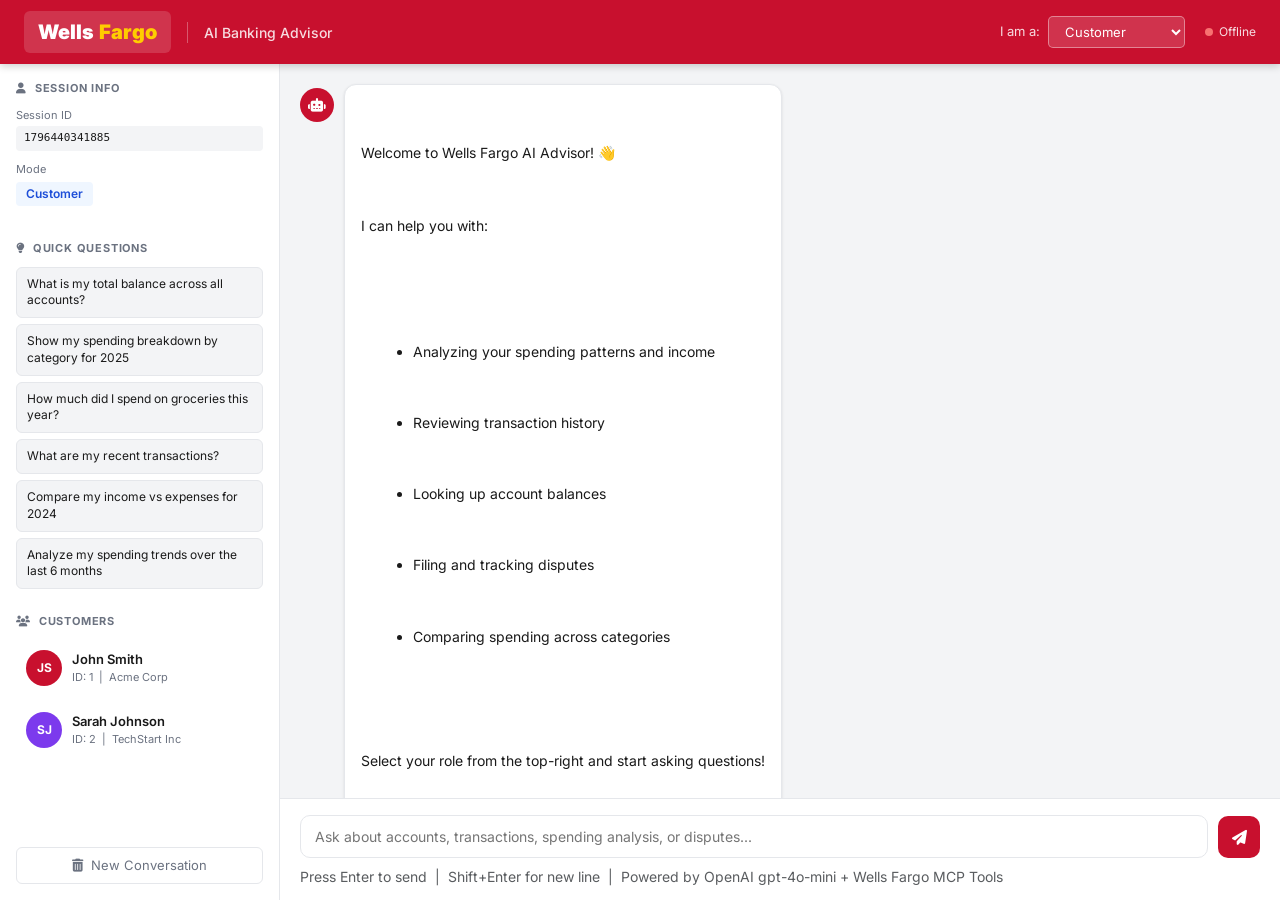
<file: bank-ai-advisor/src/main/resources/static/index.html>
<!DOCTYPE html>
<html lang="en">
<head>
  <meta charset="UTF-8"/>
  <meta name="viewport" content="width=device-width, initial-scale=1.0"/>
  <title>Wells Fargo - AI Banking Advisor</title>
  <link rel="preconnect" href="https://fonts.googleapis.com"/>
  <link rel="preconnect" href="https://fonts.gstatic.com" crossorigin/>
  <link href="https://fonts.googleapis.com/css2?family=Inter:wght@300;400;500;600;700;900&display=swap" rel="stylesheet"/>
  <link href="https://cdn.jsdelivr.net/npm/bootstrap@5.3.2/dist/css/bootstrap.min.css" rel="stylesheet"/>
  <link href="https://cdnjs.cloudflare.com/ajax/libs/font-awesome/6.5.0/css/all.min.css" rel="stylesheet"/>
  <link href="css/advisor.css" rel="stylesheet"/>
</head>
<body>

<!-- HEADER -->
<header class="wf-header">
  <div class="wf-header-brand">
    <div class="wf-logo">
      <span class="wf-wells">Wells</span>
      <span class="wf-fargo">Fargo</span>
    </div>
    <div class="wf-header-subtitle">AI Banking Advisor</div>
  </div>
  <div class="wf-header-right">
    <div class="role-selector">
      <label class="role-label">I am a:</label>
      <select id="roleSelect" class="role-select">
        <option value="customer">Customer</option>
        <option value="helpdesk">Helpdesk Staff</option>
      </select>
    </div>
    <div id="statusIndicator" class="status-indicator status-checking">
      <span class="status-dot"></span>
      <span id="statusText">Connecting...</span>
    </div>
  </div>
</header>

<!-- LAYOUT -->
<div class="advisor-layout">

  <!-- SIDEBAR -->
  <aside class="advisor-sidebar">
    <div class="sidebar-section">
      <div class="sidebar-title"><i class="fas fa-user me-2"></i>Session Info</div>
      <div class="sidebar-item">
        <label>Session ID</label>
        <div id="sessionId" class="session-id-display">&#8212;</div>
      </div>
      <div class="sidebar-item">
        <label>Mode</label>
        <div id="modeDisplay" class="mode-badge customer-mode">Customer</div>
      </div>
    </div>

    <div class="sidebar-section">
      <div class="sidebar-title"><i class="fas fa-lightbulb me-2"></i>Quick Questions</div>
      <div id="quickQuestions" class="quick-questions">
        <!-- Populated by JS based on role -->
      </div>
    </div>

    <div class="sidebar-section">
      <div class="sidebar-title"><i class="fas fa-users me-2"></i>Customers</div>
      <div class="customer-card" onclick="insertText('Show me accounts and balance for John Smith (customer ID 1)')">
        <div class="customer-avatar">JS</div>
        <div>
          <div class="customer-name">John Smith</div>
          <div class="customer-id">ID: 1 &nbsp;|&nbsp; Acme Corp</div>
        </div>
      </div>
      <div class="customer-card" onclick="insertText('Show me accounts and balance for Sarah Johnson (customer ID 2)')">
        <div class="customer-avatar sj">SJ</div>
        <div>
          <div class="customer-name">Sarah Johnson</div>
          <div class="customer-id">ID: 2 &nbsp;|&nbsp; TechStart Inc</div>
        </div>
      </div>
    </div>

    <button class="clear-btn" onclick="clearConversation()">
      <i class="fas fa-trash-alt me-2"></i>New Conversation
    </button>
  </aside>

  <!-- CHAT AREA -->
  <main class="chat-area">
    <div id="chatMessages" class="chat-messages">
      <!-- Welcome message -->
      <div class="message assistant-message">
        <div class="message-avatar"><i class="fas fa-robot"></i></div>
        <div class="message-bubble">
          <div class="message-content">
            <p>Welcome to Wells Fargo AI Advisor! &#128075;</p>
            <p>I can help you with:</p>
            <ul>
              <li>Analyzing your spending patterns and income</li>
              <li>Reviewing transaction history</li>
              <li>Looking up account balances</li>
              <li>Filing and tracking disputes</li>
              <li>Comparing spending across categories</li>
            </ul>
            <p>Select your role from the top-right and start asking questions!</p>
          </div>
          <div class="message-time">Wells Fargo AI Advisor</div>
        </div>
      </div>
    </div>

    <!-- INPUT -->
    <div class="chat-input-area">
      <div class="chat-input-container">
        <textarea id="messageInput" class="chat-input" placeholder="Ask about accounts, transactions, spending analysis, or disputes..." rows="1"
          onkeydown="handleKeyDown(event)" oninput="autoResize(this)"></textarea>
        <button id="sendBtn" class="send-btn" onclick="sendMessage()">
          <i class="fas fa-paper-plane"></i>
        </button>
      </div>
      <div class="input-footer">
        <small class="text-muted">Press Enter to send &nbsp;|&nbsp; Shift+Enter for new line &nbsp;|&nbsp;
          Powered by OpenAI gpt-4o-mini + Wells Fargo MCP Tools</small>
      </div>
    </div>
  </main>
</div>

<script src="https://cdn.jsdelivr.net/npm/bootstrap@5.3.2/dist/js/bootstrap.bundle.min.js"></script>
<script src="js/advisor.js"></script>
</body>
</html>
</file>
<file: bank-ai-advisor/src/main/resources/static/css/advisor.css>
/* Wells Fargo AI Advisor - Stylesheet */
:root {
  --wf-red: #C8102E;
  --wf-dark-red: #8B0000;
  --wf-gold: #FFCD00;
  --wf-dark: #1a1a1a;
  --wf-gray: #6B7280;
  --wf-light: #F3F4F6;
  --wf-border: #E5E7EB;
  --wf-success: #059669;
  --shadow: 0 1px 3px rgba(0,0,0,0.1);
  --radius: 8px;
  --header-h: 64px;
}

* { box-sizing: border-box; margin: 0; padding: 0; }
body { font-family: 'Inter', sans-serif; background: var(--wf-light); color: var(--wf-dark); height: 100vh; display: flex; flex-direction: column; overflow: hidden; }

/* ── HEADER ─────────────────────────────────────────────────── */
.wf-header {
  background: var(--wf-red);
  height: var(--header-h);
  display: flex; align-items: center; justify-content: space-between;
  padding: 0 24px;
  box-shadow: 0 2px 8px rgba(0,0,0,0.2);
  flex-shrink: 0;
  z-index: 10;
}

.wf-header-brand { display: flex; align-items: center; gap: 16px; }

.wf-logo {
  background: rgba(255,255,255,0.15);
  border-radius: 6px; padding: 6px 14px;
  display: flex; align-items: center; gap: 5px;
}
.wf-wells { color: #fff; font-size: 20px; font-weight: 900; }
.wf-fargo { color: var(--wf-gold); font-size: 20px; font-weight: 900; }
.wf-header-subtitle { color: rgba(255,255,255,0.85); font-size: 14px; font-weight: 500; border-left: 1px solid rgba(255,255,255,0.3); padding-left: 16px; }

.wf-header-right { display: flex; align-items: center; gap: 20px; }

.role-selector { display: flex; align-items: center; gap: 8px; }
.role-label { color: rgba(255,255,255,0.85); font-size: 13px; }
.role-select {
  background: rgba(255,255,255,0.15); color: #fff;
  border: 1px solid rgba(255,255,255,0.4); border-radius: 5px;
  padding: 6px 12px; font-size: 13px; cursor: pointer;
}
.role-select option { background: var(--wf-dark-red); color: #fff; }

.status-indicator { display: flex; align-items: center; gap: 6px; font-size: 12px; color: rgba(255,255,255,0.85); }
.status-dot { width: 8px; height: 8px; border-radius: 50%; background: #ccc; }
.status-checking .status-dot { background: var(--wf-gold); animation: pulse 1s infinite; }
.status-up .status-dot { background: #4ade80; }
.status-down .status-dot { background: #f87171; }
@keyframes pulse { 0%,100%{opacity:1} 50%{opacity:0.5} }

/* ── LAYOUT ─────────────────────────────────────────────────── */
.advisor-layout {
  display: flex;
  flex: 1;
  overflow: hidden;
}

/* ── SIDEBAR ─────────────────────────────────────────────────── */
.advisor-sidebar {
  width: 280px;
  background: #fff;
  border-right: 1px solid var(--wf-border);
  display: flex; flex-direction: column;
  overflow-y: auto;
  flex-shrink: 0;
  padding: 16px;
  gap: 4px;
}

.sidebar-section { margin-bottom: 20px; }
.sidebar-title {
  font-size: 11px; font-weight: 700; text-transform: uppercase; letter-spacing: 0.8px;
  color: var(--wf-gray); margin-bottom: 10px;
}

.sidebar-item { margin-bottom: 10px; }
.sidebar-item label { font-size: 11px; color: var(--wf-gray); display: block; margin-bottom: 3px; }
.session-id-display { font-size: 11px; font-family: monospace; background: var(--wf-light); border-radius: 4px; padding: 4px 8px; word-break: break-all; }
.mode-badge { font-size: 12px; font-weight: 600; border-radius: 4px; padding: 3px 10px; display: inline-block; }
.customer-mode { background: #EFF6FF; color: #1D4ED8; }
.helpdesk-mode { background: #FFF7ED; color: #C2410C; }

.quick-questions { display: flex; flex-direction: column; gap: 6px; }
.quick-q {
  background: var(--wf-light); border: 1px solid var(--wf-border);
  border-radius: 6px; padding: 8px 10px;
  font-size: 12px; color: var(--wf-dark); cursor: pointer;
  transition: all 0.15s; line-height: 1.4;
}
.quick-q:hover { background: #FEF2F2; border-color: var(--wf-red); color: var(--wf-red); }

.customer-card {
  display: flex; align-items: center; gap: 10px;
  padding: 10px; border-radius: 8px;
  cursor: pointer; transition: background 0.15s;
  margin-bottom: 6px;
}
.customer-card:hover { background: var(--wf-light); }
.customer-avatar {
  width: 36px; height: 36px; border-radius: 50%;
  background: var(--wf-red); color: #fff;
  display: flex; align-items: center; justify-content: center;
  font-size: 12px; font-weight: 700; flex-shrink: 0;
}
.customer-avatar.sj { background: #7C3AED; }
.customer-name { font-size: 13px; font-weight: 600; }
.customer-id { font-size: 11px; color: var(--wf-gray); }

.clear-btn {
  background: none; border: 1.5px solid var(--wf-border); border-radius: 6px;
  padding: 8px 16px; font-size: 13px; color: var(--wf-gray);
  cursor: pointer; width: 100%; margin-top: auto; transition: all 0.15s;
}
.clear-btn:hover { border-color: var(--wf-red); color: var(--wf-red); }

/* ── CHAT AREA ─────────────────────────────────────────────── */
.chat-area {
  flex: 1; display: flex; flex-direction: column; overflow: hidden;
}

.chat-messages {
  flex: 1; overflow-y: auto; padding: 20px;
  display: flex; flex-direction: column; gap: 16px;
}

/* ── MESSAGES ─────────────────────────────────────────────── */
.message { display: flex; gap: 10px; max-width: 85%; }
.user-message { align-self: flex-end; flex-direction: row-reverse; }
.assistant-message { align-self: flex-start; }

.message-avatar {
  width: 34px; height: 34px; border-radius: 50%;
  background: var(--wf-red); color: #fff;
  display: flex; align-items: center; justify-content: center;
  font-size: 14px; flex-shrink: 0; margin-top: 4px;
}
.user-message .message-avatar { background: var(--wf-dark); }

.message-bubble { display: flex; flex-direction: column; gap: 4px; max-width: 100%; }

.message-content {
  padding: 12px 16px; border-radius: 12px;
  font-size: 14px; line-height: 1.6; white-space: pre-wrap;
  word-break: break-word;
}
.user-message .message-content {
  background: var(--wf-red); color: #fff;
  border-bottom-right-radius: 4px;
}
.assistant-message .message-content {
  background: #fff; color: var(--wf-dark);
  border: 1px solid var(--wf-border);
  border-bottom-left-radius: 4px;
  box-shadow: var(--shadow);
}

.message-content ul { margin: 8px 0 8px 20px; }
.message-content li { margin-bottom: 4px; }
.message-content p { margin-bottom: 6px; }
.message-content p:last-child { margin-bottom: 0; }

.message-time { font-size: 11px; color: var(--wf-gray); }
.user-message .message-time { text-align: right; }

/* ── TYPING INDICATOR ─────────────────────────────────────── */
.typing-indicator .message-content {
  padding: 14px 18px;
}
.typing-dots { display: flex; gap: 4px; align-items: center; height: 18px; }
.typing-dots span {
  width: 7px; height: 7px; border-radius: 50%; background: var(--wf-gray);
  animation: typing 1.2s infinite;
}
.typing-dots span:nth-child(2) { animation-delay: 0.2s; }
.typing-dots span:nth-child(3) { animation-delay: 0.4s; }
@keyframes typing { 0%,60%,100%{opacity:0.3;transform:scale(1)} 30%{opacity:1;transform:scale(1.2)} }

/* ── INPUT ─────────────────────────────────────────────────── */
.chat-input-area {
  border-top: 1px solid var(--wf-border); padding: 16px 20px 12px; background: #fff;
}
.chat-input-container { display: flex; gap: 10px; align-items: flex-end; }
.chat-input {
  flex: 1; border: 1.5px solid var(--wf-border); border-radius: 10px;
  padding: 10px 14px; font-size: 14px; font-family: 'Inter', sans-serif;
  resize: none; max-height: 120px; line-height: 1.5;
  transition: border-color 0.2s;
}
.chat-input:focus { outline: none; border-color: var(--wf-red); box-shadow: 0 0 0 3px rgba(200,16,46,0.1); }
.send-btn {
  width: 42px; height: 42px; border-radius: 10px;
  background: var(--wf-red); color: #fff; border: none;
  cursor: pointer; transition: background 0.2s, transform 0.1s;
  display: flex; align-items: center; justify-content: center;
  font-size: 15px; flex-shrink: 0;
}
.send-btn:hover { background: var(--wf-dark-red); }
.send-btn:active { transform: scale(0.95); }
.send-btn:disabled { background: #ccc; cursor: not-allowed; }
.input-footer { margin-top: 6px; }

/* ── Scrollbar ─────────────────────────────────────────────── */
.chat-messages::-webkit-scrollbar { width: 5px; }
.chat-messages::-webkit-scrollbar-track { background: transparent; }
.chat-messages::-webkit-scrollbar-thumb { background: #ddd; border-radius: 3px; }

@media(max-width:768px){
  .advisor-sidebar { display: none; }
  .message { max-width: 95%; }
}
</file>
